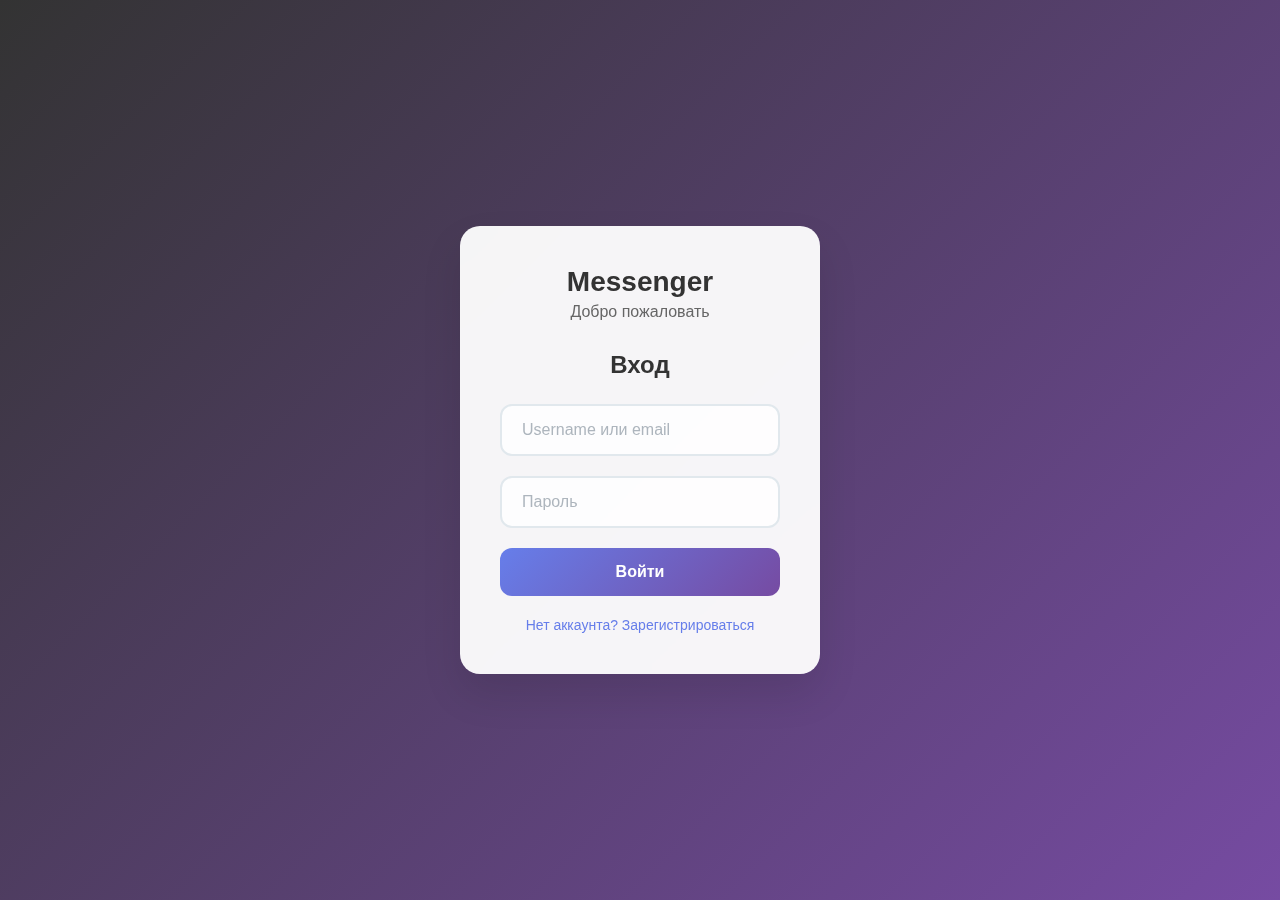
<file: web/index.html>
<!DOCTYPE html>
<html>
<head>
    <meta charset="utf-8">
    <title>Messenger</title>
    <link rel="stylesheet" href="css/main.css">
    <link rel="stylesheet" href="css/chat.css">
    <link rel="stylesheet" href="css/search.css">
    <link rel="stylesheet" href="css/profile.css">
    <link rel="stylesheet" href="css/contacts.css">
    <link rel="stylesheet" href="css/chats-list.css">
    <link rel="stylesheet" href="css/context-menu.css">
    <link rel="stylesheet" href="css/profile-editor.css">
</head>
<body>
    <!-- <script>
        // ИСПРАВЛЕННЫЙ DEBUG КОД
        (function() {
            console.log('%c🔍 DEBUG: Page loaded', 'background: #222; color: #bada55');
            
            // Отслеживаем все submit события
            document.addEventListener('submit', function(e) {
                console.log('%c🚨 SUBMIT EVENT DETECTED!', 'background: red; color: white; font-size: 16px;');
                console.log('Target:', e.target);
                console.log('Form action:', e.target.action);
                console.log('Form method:', e.target.method);
                console.trace();
                
                // Всегда предотвращаем submit кроме auth форм
                if (!e.target.classList.contains('auth-form')) {
                    e.preventDefault();
                    e.stopPropagation();
                    console.log('%c✋ Submit prevented', 'background: orange; color: white;');
                }
            }, true);
            
            // Отслеживание click событий на кнопках
            document.addEventListener('click', function(e) {
                if (e.target.tagName === 'BUTTON') {
                    console.log('%c🖱️ Button clicked:', 'background: blue; color: white;', {
                        element: e.target,
                        type: e.target.type,
                        className: e.target.className,
                        innerText: e.target.innerText,
                        formElement: e.target.form
                    });
                }
            }, true);
            
            // Отслеживание beforeunload и unload
            window.addEventListener('beforeunload', function(e) {
                console.log('%c🔄 BEFOREUNLOAD TRIGGERED!', 'background: red; color: yellow; font-size: 16px;');
                console.trace();
            });
            
            window.addEventListener('unload', function(e) {
                console.log('%c🔄 UNLOAD TRIGGERED!', 'background: darkred; color: white; font-size: 16px;');
            });
            
            // Отслеживаем navigation/history changes
            const originalPushState = history.pushState;
            const originalReplaceState = history.replaceState;
            
            history.pushState = function() {
                console.log('%c📍 history.pushState:', 'background: purple; color: white;', arguments);
                return originalPushState.apply(history, arguments);
            };
            
            history.replaceState = function() {
                console.log('%c📍 history.replaceState:', 'background: purple; color: white;', arguments);
                return originalReplaceState.apply(history, arguments);
            };
            
            // Отслеживаем window.location changes (но БЕЗ переопределения)
            let currentHref = window.location.href;
            setInterval(function() {
                if (window.location.href !== currentHref) {
                    console.log('%c🌍 Location changed:', 'background: red; color: white; font-size: 16px;', {
                        from: currentHref,
                        to: window.location.href
                    });
                    console.trace();
                    currentHref = window.location.href;
                }
            }, 100);

            // БЛОКИРУЕМ ВСЕ WEBSOCKET СОЕДИНЕНИЯ
            // const originalWebSocket = window.WebSocket;
            // window.WebSocket = function(url, protocols) {
            //     console.log('🚫 WebSocket blocked:', url);
            //     return {
            //         addEventListener: () => {},
            //         removeEventListener: () => {},
            //         send: () => {},
            //         close: () => {},
            //         readyState: 3 // CLOSED
            //     };
            // };
        })();
    </script> -->
    <div class="main-container">
        <div class="left-container"></div>
        <div class="right-container"></div>
    </div>

    <!-- Сервисы -->
    <script src="js/storage/mock/mock-data-service.js"></script>

    <script src="js/storage/api/service-interface.js"></script>
    <script src="js/storage/api/local.js"></script>
    <script src="js/storage/api/http.js"></script>
    <script src="js/storage/api/factory.js"></script>

    <script src="js/auth/auth-storage.js"></script>
   <script src="js/auth/auth-guard.js"></script>
    
    <script src="js/storage/user-service.js"></script>
    <script src="js/storage/message-service.js"></script>

    <!-- Менеджеры панелей -->
    <script src="js/app/left-panel-manager.js"></script>
    <script src="js/app/right-panel-manager.js"></script>
    
    <!-- Компоненты левой панели -->
    <script src="js/components/chats-list/chats.js"></script>
    <script src="js/components/chats-list/renderer.js"></script>
    <script src="js/components/chats-list/data-loader.js"></script>
    
    <script src="js/components/profile/profile.js"></script>
    <script src="js/components/profile/renderer.js"></script>
    <script src="js/components/profile/data-loader.js"></script>
    <script src="js/components/profile/contacts.js"></script>
    
    <script src="js/components/search/search.js"></script>
    <script src="js/components/search/renderer.js"></script>
    <script src="js/components/search/data-loader.js"></script>
    
    <script src="js/components/profile-editor/editor.js"></script>
    <script src="js/components/profile-editor/avatar-uploader.js"></script>
    <script src="js/components/profile-editor/save-manager.js"></script>
    <script src="js/components/profile-editor/form-validator.js"></script>

    <!-- Компоненты правой панели -->
    <script src="js/components/chat/chat.js"></script>
    <script src="js/components/chat/data-loader.js"></script>
    
    <!-- После других скриптов, перед app.js -->
    <script src="js/websocket/client.js"></script>
    <!-- Главное приложение -->
    <script src="js/app/eventbus.js"></script>
    <script src="js/app/app.js"></script>

    
    <script>
        document.addEventListener('DOMContentLoaded', () => {
            window.authGuard.requireAuth(() => {
                window.app = new App();
                window.app.init();
            });
        });
    </script>
</body>
</html>
</file>
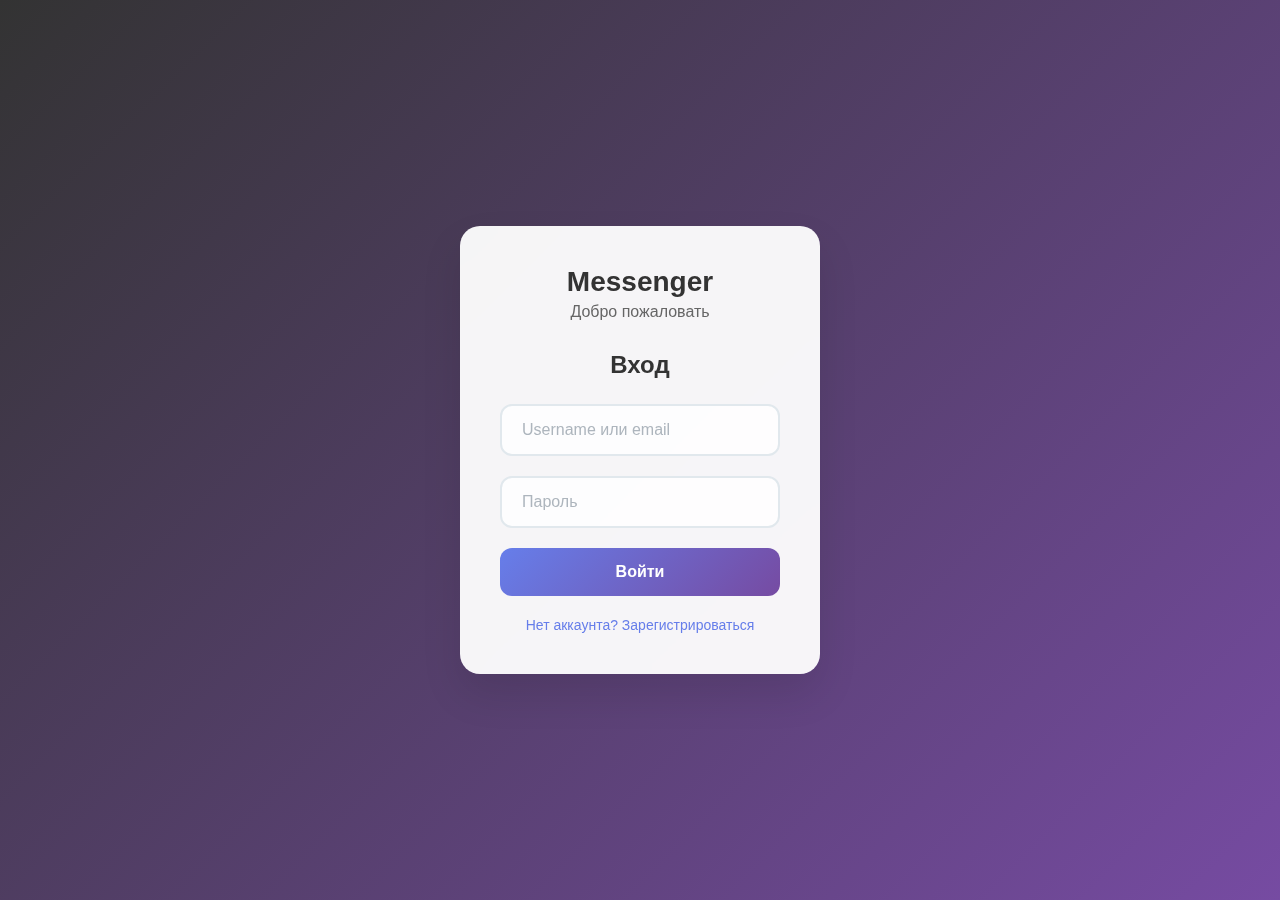
<file: web/auth.html>
<!-- 1. auth.html - страница авторизации -->
<!DOCTYPE html>
<html>
<head>
    <meta charset="utf-8">
    <title>Messenger - Вход</title>
    <link rel="stylesheet" href="css/auth.css">
</head>
<body>
    <div class="auth-container">
        <div class="auth-card">
            <div class="auth-header">
                <h1>Messenger</h1>
                <p>Добро пожаловать</p>
            </div>

            <!-- Форма входа -->
            <form class="auth-form" id="login-form">
                <h2>Вход</h2>
                
                <div class="form-group">
                    <input type="text" id="login-username" placeholder="Username или email" required>
                </div>
                
                <div class="form-group">
                    <input type="password" id="login-password" placeholder="Пароль" required>
                </div>
                
                <button type="submit" class="auth-button">Войти</button>
                
                <div class="auth-links">
                    <a href="#" id="show-register">Нет аккаунта? Зарегистрироваться</a>
                </div>
            </form>

            <!-- Форма регистрации -->
            <form class="auth-form hidden" id="register-form">
                <h2>Регистрация</h2>
                
                <div class="form-group">
                    <input type="text" id="register-name" placeholder="Ваше имя" required>
                </div>
                
                <div class="form-group">
                    <input type="text" id="register-username" placeholder="Username" required>
                </div>
                
                <div class="form-group">
                    <input type="email" id="register-email" placeholder="Email" required>
                </div>
                
                <div class="form-group">
                    <input type="password" id="register-password" placeholder="Пароль" required>
                </div>
                
                <div class="form-group">
                    <input type="password" id="register-confirm" placeholder="Подтвердите пароль" required>
                </div>
                
                <button type="submit" class="auth-button">Зарегистрироваться</button>
                
                <div class="auth-links">
                    <a href="#" id="show-login">Уже есть аккаунт? Войти</a>
                </div>
            </form>

            <!-- Индикатор загрузки -->
            <div class="auth-loading hidden" id="auth-loading">
                <div class="loading-spinner"></div>
                <p>Выполняется вход...</p>
            </div>

            <!-- Сообщение об ошибке -->
            <div class="auth-error hidden" id="auth-error">
                <p>Ошибка авторизации</p>
            </div>
        </div>
    </div>

    <script src="js/auth/auth-manager.js"></script>
    <script src="js/auth/auth-validator.js"></script>
    <script src="js/auth/auth-storage.js"></script>
    
    <script>
        document.addEventListener('DOMContentLoaded', () => {
            window.authManager = new AuthManager();
            window.authManager.init();
        });
    </script>
</body>
</html>
</file>
<file: web/css/main.css>
/* main.css */
* {
    margin: 0;
    padding: 0;
    box-sizing: border-box;
}

body {
    background-color: #181818;
    font-family: -apple-system, BlinkMacSystemFont, 'Segoe UI', Roboto, sans-serif;
    color: #fff;
    overflow: hidden;
}

.main-container {
    display: flex;
    height: 100vh;
    gap: 4px;
    padding: 4px;
}

.left-container {
    width: 350px;
    background-color: #1e1e1e;
    border-radius: 10px;
    display: flex;
    flex-direction: column;
    overflow: hidden;
}

.right-container {
    flex: 1;
    background-color: #1e1e1e;
    border-radius: 10px;
    display: flex;
    flex-direction: column;
    overflow: hidden;
}

/* Пустое состояние */
.empty-state {
    display: flex;
    flex-direction: column;
    align-items: center;
    justify-content: center;
    height: 100%;
    text-align: center;
    color: #888;
}

.empty-state h3 {
    font-size: 24px;
    margin-bottom: 10px;
    color: #ccc;
}

/* Скроллбары */
::-webkit-scrollbar {
    width: 6px;
}

::-webkit-scrollbar-track {
    background: #1a1a1a;
}

::-webkit-scrollbar-thumb {
    background: #444;
    border-radius: 3px;
}

::-webkit-scrollbar-thumb:hover {
    background: #555;
}

/* Общие стили кнопок */
.btn {
    padding: 10px 20px;
    border: none;
    border-radius: 6px;
    font-size: 14px;
    cursor: pointer;
    transition: all 0.2s;
    min-width: 120px;
}

.btn-primary {
    background: #007bff;
    color: white;
}

.btn-primary:hover {
    background: #0056b3;
}

.btn-secondary {
    background: #6c757d;
    color: white;
}

.btn-secondary:hover {
    background: #5a6268;
}

.btn-danger {
    background: #dc3545;
    color: white;
}

.btn-danger:hover {
    background: #c82333;
}

.btn:disabled {
    background: #666;
    cursor: not-allowed;
    opacity: 0.6;
}
</file>
<file: web/css/chat.css>
/* chat.css */
.chat-header {
    display: flex;
    align-items: center;
    padding: 15px 20px;
    border-bottom: 1px solid #333;
    background: #2a2a2a;
}

.chat-user-info {
    display: flex;
    align-items: center;
    flex: 1;
}

.chat-user-avatar {
    width: 40px;
    height: 40px;
    border-radius: 50%;
    margin-right: 12px;
    cursor: pointer;
}

.chat-user-name {
    font-size: 16px;
    font-weight: 600;
    margin-bottom: 2px;
}

.chat-user-status {
    font-size: 14px;
    color: #28a745;
}

.messages-container {
    flex: 1;
    overflow-y: auto;
    padding: 20px;
    background: #1a1a1a;
}

.messages-list {
    display: flex;
    flex-direction: column;
    gap: 15px;
}

.message {
    max-width: 70%;
    padding: 12px 16px;
    border-radius: 18px;
    word-wrap: break-word;
}

.message.incoming {
    align-self: flex-start;
    background: #333;
    border-bottom-left-radius: 4px;
}

.message.outgoing {
    align-self: flex-end;
    background: #007bff;
    border-bottom-right-radius: 4px;
}

.message-content {
    display: flex;
    flex-direction: column;
}

.message-text {
    margin-bottom: 4px;
}

.message-time {
    font-size: 12px;
    opacity: 0.7;
    margin-top: 5px;
    align-self: flex-end;
}

.chat-input-container {
    display: flex;
    align-items: center;
    padding: 15px 20px;
    border-top: 1px solid #333;
    background: #2a2a2a;
    gap: 10px;
}

.message-input {
    flex: 1;
    background: #1a1a1a;
    border: 1px solid #444;
    border-radius: 25px;
    padding: 12px 16px;
    color: #fff;
    font-size: 14px;
    outline: none;
    resize: none;
    min-height: 40px;
    max-height: 120px;
}

.message-input:focus {
    border-color: #007bff;
}

.send-button {
    background: #007bff;
    color: white;
    border: none;
    border-radius: 50%;
    width: 40px;
    height: 40px;
    cursor: pointer;
    font-size: 16px;
    transition: background 0.2s;
    display: flex;
    align-items: center;
    justify-content: center;
}

.send-button:hover {
    background: #0056b3;
}

.send-button:disabled {
    background: #555;
    cursor: not-allowed;
}
</file>
<file: web/css/search.css>
/* Обновленные стили для search.css */

/* Анимации */
@keyframes slideInUp {
    to {
        opacity: 1;
        transform: translateY(0);
    }
}

@keyframes spin {
    to {
        transform: rotate(360deg);
    }
}

/* Загрузка */
.search-loading {
    display: flex;
    flex-direction: column;
    align-items: center;
    justify-content: center;
    padding: 40px 20px;
    color: #888;
}

.loading-spinner {
    width: 32px;
    height: 32px;
    border: 3px solid #333;
    border-top: 3px solid #007bff;
    border-radius: 50%;
    animation: spin 1s linear infinite;
    margin-bottom: 16px;
}

/* Пустое состояние */
.search-empty {
    text-align: center;
    padding: 40px 20px;
    color: #888;
}

.search-empty .empty-icon {
    font-size: 48px;
    margin-bottom: 16px;
}

.search-empty h3 {
    color: #ccc;
    margin-bottom: 8px;
}

.search-tips,
.search-suggestions {
    margin-top: 24px;
    text-align: left;
    max-width: 300px;
    margin-left: auto;
    margin-right: auto;
}

.search-tips h4,
.search-suggestions h4 {
    color: #007bff;
    font-size: 14px;
    margin-bottom: 8px;
}

.search-tips ul,
.search-suggestions ul {
    list-style: none;
    padding: 0;
}

.search-tips li,
.search-suggestions li {
    padding: 4px 0;
    font-size: 14px;
    color: #aaa;
}

.search-tips li::before,
.search-suggestions li::before {
    content: "•";
    color: #007bff;
    margin-right: 8px;
}

/* Нет результатов */
.search-no-results {
    text-align: center;
    padding: 40px 20px;
    color: #888;
}

.search-no-results .empty-icon {
    font-size: 48px;
    margin-bottom: 16px;
}

.search-no-results h3 {
    color: #ccc;
    margin-bottom: 8px;
}

.search-no-results strong {
    color: #007bff;
}

/* Результаты поиска */
.search-results-header h3 {
    font-size: 16px;
    color: #007bff;
    margin: 0 0 4px 0;
}

.search-results-header p {
    font-size: 14px;
    color: #888;
    margin: 0;
}

/* Улучшенные элементы результатов */
.search-result-item {
    display: flex;
    align-items: center;
    padding: 12px;
    border-radius: 12px;
    cursor: pointer;
    margin-bottom: 8px;
    transition: all 0.2s ease;
    border: 1px solid transparent;
}

.search-result-item:hover {
    background-color: #333;
    border-color: #007bff;
    transform: translateX(4px);
}

.search-result-item:active {
    transform: translateX(2px);
    background-color: #444;
}

/* Статус пользователя */
.user-actions {
    display: flex;
    align-items: center;
}

.user-status {
    font-size: 12px;
    padding: 4px 8px;
    border-radius: 12px;
    font-weight: 500;
}

.user-status.online {
    background: rgba(40, 167, 69, 0.2);
    color: #28a745;
}

.user-status.offline {
    background: rgba(136, 136, 136, 0.2);
    color: #888;
}

/* Подсветка поиска */
mark {
    background: rgba(0, 123, 255, 0.3);
    color: #fff;
    padding: 0 2px;
    border-radius: 2px;
}

/* Улучшенная биография */
.user-bio {
    color: #aaa;
    font-size: 12px;
    line-height: 1.3;
    margin-top: 2px;
    white-space: nowrap;
    overflow: hidden;
    text-overflow: ellipsis;
}

/* Онлайн индикатор */
.online-indicator {
    position: absolute;
    bottom: 2px;
    right: 2px;
    width: 12px;
    height: 12px;
    background: #28a745;
    border: 2px solid #1e1e1e;
    border-radius: 50%;
    box-shadow: 0 0 0 1px #1e1e1e;
}

/* Улучшенный header поиска */
.search-header {
    padding: 15px 20px;
    border-bottom: 1px solid #333;
    background: #1e1e1e;
}

.search-input {
    width: 100%;
    background: #1a1a1a;
    border: 1px solid #444;
    border-radius: 25px;
    padding: 12px 16px;
    color: #fff;
    font-size: 14px;
    outline: none;
    transition: border-color 0.2s, box-shadow 0.2s;
}

.search-input:focus {
    border-color: #007bff;
    box-shadow: 0 0 0 3px rgba(0, 123, 255, 0.1);
}

.search-input::placeholder {
    color: #666;
}

/* Кнопка назад */
.back-button {
    background: none;
    border: none;
    color: #007bff;
    font-size: 18px;
    cursor: pointer;
    padding: 8px;
    border-radius: 50%;
    transition: background 0.2s;
    margin-right: 12px;
}

.back-button:hover {
    background: rgba(0, 123, 255, 0.1);
}
</file>
<file: web/css/profile.css>
/* Profile Page - Telegram Style */
.profile-container {
    background: #181818;
    color: #fff;
    font-family: -apple-system, BlinkMacSystemFont, 'Segoe UI', Roboto, sans-serif;
    height: 100vh;
    overflow-y: auto;
}

/* Header */
.profile-header {
    display: flex;
    align-items: center;
    justify-content: space-between;
    padding: 12px 16px;
    border-bottom: 1px solid #2a2a2a;
    background: #1e1e1e;
    position: sticky;
    top: 0;
    z-index: 100;
}

.back-button {
    background: none;
    border: none;
    color: #60a5fa;
    font-size: 18px;
    cursor: pointer;
    padding: 8px;
    border-radius: 50%;
    transition: background 0.2s;
    display: flex;
    align-items: center;
    gap: 8px;
}

.back-button:hover {
    background: rgba(96, 165, 250, 0.1);
}

.profile-title {
    font-size: 18px;
    font-weight: 500;
    margin: 0;
    color: #fff;
    flex: 1;
    text-align: center;
    margin-right: 40px;
}

.header-actions {
    display: flex;
    gap: 8px;
}

.edit-profile-button {
    background: none;
    border: none;
    color: #60a5fa;
    font-size: 18px;
    cursor: pointer;
    padding: 8px;
    border-radius: 50%;
    transition: background 0.2s;
}

.edit-profile-button:hover {
    background: rgba(96, 165, 250, 0.1);
}

/* Profile Main Section */
.profile-main {
    padding: 32px 20px;
    background: #1e1e1e;
    border-bottom: 8px solid #181818;
    text-align: center;
}

/* width: 120px;
height: 120px;
border-radius: 50%;
object-fit: cover;
border: 3px solid #2a2a2a;
transition: opacity 0.2s; */


.profile-avatar {
    width: 120px;
    height: 120px;
    border-radius: 50%;
    margin: 0 auto 16px;
    object-fit: cover;
    display: block;
    border: 3px solid #2a2a2a;
}

.profile-name {
    font-size: 24px;
    font-weight: 600;
    margin: 0 0 4px 0;
    color: #fff;
}

.username {
    font-size: 14px;
    color: #8b949e;
    margin: 0 0 8px 0;
}

.status {
    font-size: 14px;
    color: #22c55e;
    margin: 0;
}

/* Скрытые элементы не должны занимать место */
.profile-actions[style*="display: none"] {
    display: none !important;
    border-bottom: none;
}

/* Biography Section */
.biography-section {
    background: #1e1e1e;
    border-bottom: 8px solid #181818;
}

.bio-header {
    padding: 16px 20px 0;
    font-size: 14px;
    color: #60a5fa;
    font-weight: 500;
}

.profile-biography {
    padding: 8px 20px 16px;
    color: #e6edf3;
    line-height: 1.4;
    font-size: 14px;
    white-space: pre-wrap;
}

/* Contact Info Section */
.contact-info-section {
    background: #1e1e1e;
    border-bottom: 8px solid #181818;
}

.contact-info-item {
    padding: 12px 20px;
    border-bottom: 1px solid #2a2a2a;
    display: flex;
    align-items: center;
    gap: 12px;
}

.contact-info-item:last-child {
    border-bottom: none;
}

.contact-info-icon {
    width: 24px;
    height: 24px;
    display: flex;
    align-items: center;
    justify-content: center;
    background: #60a5fa;
    border-radius: 50%;
    font-size: 12px;
}

.contact-info-text {
    color: #e6edf3;
    font-size: 14px;
}

/* Actions Section */
.profile-actions {
    background: #1e1e1e;
    border-bottom: 8px solid #181818;
    padding: 16px 20px;
}

.contact-action-button,
.message-user-button {
    width: 100%;
    padding: 12px;
    border: none;
    border-radius: 8px;
    font-size: 14px;
    font-weight: 500;
    cursor: pointer;
    transition: all 0.2s;
    margin-bottom: 8px;
}

.message-user-button {
    background: #60a5fa;
    color: #fff;
}

.message-user-button:hover {
    background: #3b82f6;
}

.contact-action-button.add-contact {
    background: transparent;
    color: #60a5fa;
    border: 1px solid #60a5fa;
}

.contact-action-button.add-contact:hover {
    background: rgba(96, 165, 250, 0.1);
}

.contact-action-button.remove-contact {
    background: transparent;
    color: #f87171;
    border: 1px solid #f87171;
}

.contact-action-button.remove-contact:hover {
    background: rgba(248, 113, 113, 0.1);
}

.contact-action-button:disabled {
    background: #374151;
    color: #6b7280;
    border-color: #374151;
    cursor: not-allowed;
}

/* Contacts Section */
.contacts-list-section {
    background: #1e1e1e;
    padding: 0;
    margin: 0;
}

.contacts-list-header {
    display: flex;
    justify-content: space-between;
    align-items: center;
    padding: 16px 20px 8px;
    border-bottom: 1px solid #2a2a2a;
}

.contacts-list-header h3 {
    font-size: 14px;
    color: #60a5fa;
    font-weight: 500;
    margin: 0;
}

.contacts-count {
    background: #374151;
    color: #9ca3af;
    padding: 2px 8px;
    border-radius: 12px;
    font-size: 12px;
    font-weight: 500;
}

.contacts-list {
    padding: 0;
}

.contact-item {
    display: flex;
    align-items: center;
    padding: 12px 20px;
    cursor: pointer;
    transition: background 0.2s;
    border-bottom: 1px solid #2a2a2a;
}

.contact-item:hover {
    background: #252525;
}

.contact-item:last-child {
    border-bottom: none;
}

.contact-avatar {
    position: relative;
    margin-right: 12px;
}

.contact-avatar img {
    width: 40px;
    height: 40px;
    border-radius: 50%;
    border: 1px solid #2a2a2a;
}

.online-indicator {
    position: absolute;
    bottom: 0;
    right: 0;
    width: 12px;
    height: 12px;
    background: #22c55e;
    border: 2px solid #1e1e1e;
    border-radius: 50%;
}

.contact-info {
    flex: 1;
    min-width: 0;
}

.contact-name {
    font-size: 14px;
    font-weight: 500;
    color: #e6edf3;
    margin: 0 0 2px 0;
}

.contact-username {
    font-size: 12px;
    color: #8b949e;
    margin: 0;
}

.contact-actions {
    display: flex;
    gap: 8px;
}

.message-contact-btn {
    background: none;
    border: none;
    color: #60a5fa;
    font-size: 16px;
    cursor: pointer;
    padding: 4px;
    border-radius: 4px;
    transition: background 0.2s;
}

.message-contact-btn:hover {
    background: rgba(96, 165, 250, 0.1);
}

.no-contacts {
    text-align: center;
    color: #6b7280;
    padding: 32px 20px;
    font-size: 14px;
    font-style: italic;
}

/* Mobile optimizations */
@media (max-width: 480px) {
    .profile-header {
        padding: 8px 12px;
    }
    
    .profile-main {
        padding: 24px 16px;
    }
    
    .profile-avatar {
        width: 100px;
        height: 100px;
    }
    
    .profile-name {
        font-size: 20px;
    }
    
    .contact-item {
        padding: 10px 16px;
    }
    
    .bio-header,
    .contact-info-item {
        padding-left: 16px;
        padding-right: 16px;
    }
    
    .profile-biography {
        padding-left: 16px;
        padding-right: 16px;
    }
}

/* Dark theme scrollbar */
::-webkit-scrollbar {
    width: 6px;
}

::-webkit-scrollbar-track {
    background: #1e1e1e;
}

::-webkit-scrollbar-thumb {
    background: #374151;
    border-radius: 3px;
}

::-webkit-scrollbar-thumb:hover {
    background: #4b5563;
}

/* Кнопка выхода в профиле */
.logout-button {
    background: none;
    border: none;
    color: #f87171;
    font-size: 18px;
    cursor: pointer;
    padding: 8px;
    border-radius: 50%;
    transition: background 0.2s;
    margin-left: 8px;
}

.logout-button:hover {
    background: rgba(248, 113, 113, 0.1);
}

.logout-button:active {
    background: rgba(248, 113, 113, 0.2);
}

/* Кнопка редактирования профиля */
.edit-profile-button {
    background: none;
    border: none;
    color: #60a5fa;
    font-size: 18px;
    cursor: pointer;
    padding: 8px;
    border-radius: 50%;
    transition: background 0.2s;
}

.edit-profile-button:hover {
    background: rgba(96, 165, 250, 0.1);
}
</file>
<file: web/css/contacts.css>
/* contacts.css */
.contacts-list-section {
    padding: 0 20px 20px;
    border-top: 1px solid #333;
    margin-top: 20px;
}

.contacts-list-header {
    display: flex;
    justify-content: space-between;
    align-items: center;
    margin-bottom: 15px;
}

.contacts-list-header h3 {
    font-size: 16px;
    color: #007bff;
}

.contacts-count {
    background: #333;
    color: #fff;
    padding: 2px 8px;
    border-radius: 12px;
    font-size: 12px;
}

.contact-item {
    display: flex;
    align-items: center;
    padding: 8px;
    border-radius: 8px;
    cursor: pointer;
    transition: background 0.2s;
    margin-bottom: 5px;
}

.contact-item:hover {
    background: #333;
}

.contact-avatar {
    position: relative;
    margin-right: 12px;
}

.contact-avatar img {
    width: 40px;
    height: 40px;
    border-radius: 50%;
    object-fit: cover;
}

.online-indicator {
    position: absolute;
    bottom: 2px;
    right: 2px;
    width: 12px;
    height: 12px;
    background: #28a745;
    border: 2px solid #1e1e1e;
    border-radius: 50%;
}

.contact-info {
    flex: 1;
}

.contact-name {
    font-weight: 500;
    margin-bottom: 2px;
}

.contact-username {
    font-size: 12px;
    color: #888;
}

.contact-actions {
    display: flex;
    gap: 5px;
}

.message-contact-btn {
    background: none;
    border: none;
    font-size: 16px;
    cursor: pointer;
    padding: 4px;
    border-radius: 4px;
    transition: background 0.2s;
}

.message-contact-btn:hover {
    background: #444;
}

.no-contacts {
    text-align: center;
    color: #888;
    padding: 20px;
    font-style: italic;
}
</file>
<file: web/css/chats-list.css>
/* /* Исправленные стили для списка чатов - сохраняем оригинальную структуру */

/* Сохраняем оригинальную структуру контейнеров */
.left-container {
    width: 350px;
    background-color: #1e1e1e;
    border-radius: 10px;
    display: flex;
    flex-direction: column;
    overflow: hidden;
}

/* Header */
.chats-header {
    padding: 15px;
    border-bottom: 1px solid #333;
    display: flex;
    align-items: center;
    gap: 15px;
}

.chats-profile-avatar {
    width: 50px;
    height: 50px;
    border-radius: 50%;
    object-fit: cover;
    cursor: pointer;
    transition: opacity 0.2s;
}

.chats-profile-avatar:hover {
    opacity: 0.8;
}

.search-container {
    flex: 1;
}

.search-input {
    width: 100%;
    background: #1a1a1a;
    border: 1px solid #444;
    border-radius: 25px;
    padding: 12px 16px;
    color: #fff;
    font-size: 14px;
    outline: none;
}

.search-input:focus {
    border-color: #007bff;
}

/* Chats List */
.chats-list {
    flex: 1;
    overflow-y: auto;
    padding: 10px;
}

.chats-list ul {
    list-style: none;
    padding: 0;
    margin: 0;
}

.chat-item {
    display: flex;
    align-items: center;
    padding: 12px;
    border-radius: 12px;
    cursor: pointer;
    margin-bottom: 8px;
    transition: background-color 0.2s;
    position: relative;
}

.chat-item:hover {
    background-color: #333;
}

/* Выделение активного чата */
.chat-item.active {
    background-color: #333;
}

.chat-item.active .chat-name,
.chat-item.active .last-message,
.chat-item.active .chat-time {
    color: #fff;
}

/* Chat Avatar */
.chat-avatar {
    position: relative;
    margin-right: 12px;
}

.chat-avatar img {
    width: 50px;
    height: 50px;
    border-radius: 50%;
    object-fit: cover;
}

/* Online indicator */
.online-indicator {
    position: absolute;
    bottom: 2px;
    right: 2px;
    width: 12px;
    height: 12px;
    background: #28a745;
    border: 2px solid #1e1e1e;
    border-radius: 50%;
}

/* Chat Info */
.chat-info {
    flex: 1;
    min-width: 0;
}

.chat-header {
    display: flex;
    justify-content: space-between;
    align-items: center;
    margin-bottom: 4px;
}

.chat-name {
    font-weight: 600;
    color: #fff;
}

.chat-time {
    font-size: 12px;
    color: #888;
}

.chat-footer {
    display: flex;
    justify-content: space-between;
    align-items: center;
}

.last-message {
    color: #888;
    font-size: 14px;
    white-space: nowrap;
    overflow: hidden;
    text-overflow: ellipsis;
    flex: 1;
}

.chat-badges {
    display: flex;
    align-items: center;
    gap: 5px;
}

.unread-count {
    background: #007bff;
    color: white;
    border-radius: 12px;
    padding: 2px 8px;
    font-size: 12px;
    min-width: 20px;
    text-align: center;
}

.pinned-icon, .muted-icon {
    font-size: 12px;
    opacity: 0.6;
}

/* Context Menu - исправляем */
.chat-context-menu {
    position: absolute;
    background: #2a2a2a;
    border: 1px solid #444;
    border-radius: 8px;
    box-shadow: 0 4px 12px rgba(0, 0, 0, 0.3);
    z-index: 1000;
    min-width: 180px;
    padding: 4px 0;
}

.context-menu-item {
    padding: 8px 16px;
    cursor: pointer;
    font-size: 14px;
    color: #fff;
    transition: background-color 0.2s;
}

.context-menu-item:hover {
    background-color: #3a3a3a;
}

.context-menu-item.danger {
    color: #dc3545;
}

.context-menu-item.danger:hover {
    background-color: #dc3545;
    color: #fff;
}

.context-menu-separator {
    height: 1px;
    background-color: #444;
    margin: 4px 0;
}

/* Scrollbar */
.chats-list::-webkit-scrollbar {
    width: 6px;
}

.chats-list::-webkit-scrollbar-track {
    background: #1a1a1a;
}

.chats-list::-webkit-scrollbar-thumb {
    background: #444;
    border-radius: 3px;
}

.chats-list::-webkit-scrollbar-thumb:hover {
    background: #555;
}
</file>
<file: web/css/context-menu.css>
/* context-menu.css */
.chat-context-menu {
    position: absolute;
    background: #2a2a2a;
    border: 1px solid #444;
    border-radius: 8px;
    box-shadow: 0 4px 12px rgba(0, 0, 0, 0.3);
    z-index: 1000;
    min-width: 180px;
    padding: 4px 0;
}

.context-menu-item {
    padding: 8px 16px;
    cursor: pointer;
    font-size: 14px;
    color: #fff;
    transition: background-color 0.2s;
}

.context-menu-item:hover {
    background-color: #3a3a3a;
}

.context-menu-item.danger {
    color: #dc3545;
}

.context-menu-item.danger:hover {
    background-color: #dc3545;
    color: #fff;
}

.context-menu-separator {
    height: 1px;
    background-color: #444;
    margin: 4px 0;
}

/* предотвращаем выделение текста */
.chat-context-menu {
    user-select: none;
    -webkit-user-select: none;
}
</file>
<file: web/css/profile-editor.css>
/* Profile Editor - Telegram Style */
.profile-edit-container {
    background: #181818;
    color: #fff;
    font-family: -apple-system, BlinkMacSystemFont, 'Segoe UI', Roboto, sans-serif;
    height: 100vh;
    overflow-y: auto;
}

.profile-edit-header {
    display: flex;
    align-items: center;
    justify-content: space-between;
    padding: 12px 16px;
    border-bottom: 1px solid #2a2a2a;
    background: #1e1e1e;
    position: sticky;
    top: 0;
    z-index: 100;
}

.back-button {
    background: none;
    border: none;
    color: #60a5fa;
    font-size: 18px;
    cursor: pointer;
    padding: 8px;
    border-radius: 50%;
    transition: background 0.2s;
    display: flex;
    align-items: center;
    gap: 8px;
}

.back-button:hover {
    background: rgba(96, 165, 250, 0.1);
}

.profile-edit-header h2 {
    font-size: 18px;
    font-weight: 500;
    margin: 0;
    color: #fff;
    flex: 1;
    text-align: center;
    margin-right: 40px; /* Компенсируем ширину кнопки сохранить */
}

.save-button {
    background: #60a5fa;
    color: #fff;
    border: none;
    border-radius: 20px;
    padding: 8px 16px;
    font-size: 14px;
    font-weight: 500;
    cursor: pointer;
    transition: all 0.2s;
    min-width: 80px;
}

.save-button:hover:not(:disabled) {
    background: #3b82f6;
}

.save-button:disabled {
    background: #374151;
    color: #6b7280;
    cursor: not-allowed;
}

.profile-edit-form {
    padding: 0;
}

/* Avatar Section */
.avatar-section {
    display: flex;
    flex-direction: column;
    align-items: center;
    padding: 32px 20px;
    background: #1e1e1e;
    border-bottom: 1px solid #2a2a2a;
}

.avatar-upload {
    position: relative;
    margin-bottom: 16px;
}

.avatar-preview {
    width: 120px;
    height: 120px;
    border-radius: 50%;
    object-fit: cover;
    border: 3px solid #2a2a2a;
    transition: opacity 0.2s;
}

.avatar-upload:hover .avatar-preview {
    opacity: 0.8;
}

.upload-button {
    position: absolute;
    bottom: 0;
    right: 0;
    width: 36px;
    height: 36px;
    background: #60a5fa;
    border: 3px solid #1e1e1e;
    border-radius: 50%;
    color: white;
    font-size: 18px;
    cursor: pointer;
    display: flex;
    align-items: center;
    justify-content: center;
    transition: background 0.2s;
}

.upload-button:hover {
    background: #3b82f6;
}

.upload-button::before {
    content: "📷";
    font-size: 16px;
}

#edit-avatar {
    display: none;
}

/* Form Groups */
.form-group {
    background: #1e1e1e;
    border-bottom: 1px solid #2a2a2a;
    transition: background 0.2s;
}

.form-group:hover {
    background: #252525;
}

.form-group:focus-within {
    background: #252525;
}

.form-group label {
    display: block;
    color: #60a5fa;
    font-size: 14px;
    font-weight: 500;
    padding: 16px 20px 8px;
    margin: 0;
}

.form-group input,
.form-group textarea {
    width: 100%;
    background: transparent;
    border: none;
    color: #fff;
    font-size: 16px;
    padding: 0 20px 16px;
    outline: none;
    resize: none;
    font-family: inherit;
}

.form-group input::placeholder,
.form-group textarea::placeholder {
    color: #6b7280;
}

.form-group textarea {
    min-height: 60px;
    line-height: 1.4;
}

/* Character Counter */
.char-counter {
    position: absolute;
    right: 20px;
    bottom: 16px;
    font-size: 12px;
    color: #6b7280;
}

.form-group {
    position: relative;
}

.form-group.over-limit .char-counter {
    color: #ef4444;
}

.form-group.over-limit input,
.form-group.over-limit textarea {
    color: #ef4444;
}

/* Special styling for specific fields */
.form-group.username-group input {
    font-family: 'Monaco', 'Menlo', monospace;
    letter-spacing: 0.5px;
}

/* Focus states */
.form-group input:focus,
.form-group textarea:focus {
    color: #fff;
}

/* Validation states */
.form-group.error {
    background: rgba(239, 68, 68, 0.1);
}

.form-group.error label {
    color: #ef4444;
}

.form-group.success {
    background: rgba(34, 197, 94, 0.1);
}

.form-group.success label {
    color: #22c55e;
}

/* Loading state */
.save-button.loading {
    position: relative;
    color: transparent;
}

.save-button.loading::after {
    content: "";
    position: absolute;
    width: 16px;
    height: 16px;
    top: 50%;
    left: 50%;
    margin: -8px 0 0 -8px;
    border: 2px solid #fff;
    border-radius: 50%;
    border-top-color: transparent;
    animation: spin 1s linear infinite;
}

@keyframes spin {
    to {
        transform: rotate(360deg);
    }
}

/* Mobile optimizations */
@media (max-width: 480px) {
    .profile-edit-header {
        padding: 8px 12px;
    }
    
    .avatar-section {
        padding: 24px 16px;
    }
    
    .avatar-preview {
        width: 100px;
        height: 100px;
    }
    
    .form-group label {
        padding: 12px 16px 6px;
        font-size: 13px;
    }
    
    .form-group input,
    .form-group textarea {
        padding: 0 16px 12px;
        font-size: 15px;
    }
}

/* Dark theme enhancements */
::-webkit-scrollbar {
    width: 6px;
}

::-webkit-scrollbar-track {
    background: #1e1e1e;
}

::-webkit-scrollbar-thumb {
    background: #374151;
    border-radius: 3px;
}

::-webkit-scrollbar-thumb:hover {
    background: #4b5563;
}

/* Animation for form changes */
.form-group.changed {
    animation: highlight 0.3s ease-out;
}

@keyframes highlight {
    0% { background: rgba(96, 165, 250, 0.2); }
    100% { background: #252525; }
}

/* Status indicators */
.field-status {
    position: absolute;
    right: 20px;
    top: 50%;
    transform: translateY(-50%);
    font-size: 16px;
}

.field-status.checking::after {
    content: "⏳";
}

.field-status.valid::after {
    content: "✅";
}

.field-status.invalid::after {
    content: "❌";
}
</file>
<file: web/css/auth.css>
/* css/auth.css */
* {
    margin: 0;
    padding: 0;
    box-sizing: border-box;
}

body {
    /* background: linear-gradient(135deg, #667eea 0%, #764ba2 100%); */
    background: linear-gradient(135deg, #333 0%, #764ba2 100%);

    /* background: #333; */
    font-family: -apple-system, BlinkMacSystemFont, 'Segoe UI', Roboto, sans-serif;
    min-height: 100vh;
    display: flex;
    align-items: center;
    justify-content: center;
}

.auth-container {
    width: 100%;
    max-width: 400px;
    padding: 20px;
}

.auth-card {
    background: rgba(255, 255, 255, 0.95);
    backdrop-filter: blur(10px);
    border-radius: 20px;
    padding: 40px;
    box-shadow: 0 20px 40px rgba(0, 0, 0, 0.1);
    animation: slideUp 0.5s ease-out;
}

@keyframes slideUp {
    from {
        opacity: 0;
        transform: translateY(30px);
    }
    to {
        opacity: 1;
        transform: translateY(0);
    }
}

.auth-header {
    text-align: center;
    margin-bottom: 30px;
}

.auth-header h1 {
    font-size: 28px;
    color: #333;
    margin-bottom: 5px;
    font-weight: 700;
}

.auth-header p {
    color: #666;
    font-size: 16px;
}

.auth-form {
    transition: all 0.3s ease;
}

.auth-form.hidden {
    display: none;
}

.auth-form h2 {
    text-align: center;
    margin-bottom: 25px;
    color: #333;
    font-size: 24px;
    font-weight: 600;
}

.form-group {
    margin-bottom: 20px;
}

.form-group input {
    width: 100%;
    padding: 15px 20px;
    border: 2px solid #e1e8ed;
    border-radius: 12px;
    font-size: 16px;
    transition: all 0.2s ease;
    background: rgba(255, 255, 255, 0.8);
}

.form-group input:focus {
    outline: none;
    border-color: #667eea;
    box-shadow: 0 0 0 3px rgba(102, 126, 234, 0.1);
    transform: translateY(-2px);
}

.form-group input::placeholder {
    color: #adb5bd;
}

.auth-button {
    width: 100%;
    padding: 15px;
    background: linear-gradient(135deg, #667eea 0%, #764ba2 100%);
    color: white;
    border: none;
    border-radius: 12px;
    font-size: 16px;
    font-weight: 600;
    cursor: pointer;
    transition: all 0.2s ease;
    margin-bottom: 20px;
}

.auth-button:hover {
    transform: translateY(-2px);
    box-shadow: 0 10px 25px rgba(102, 126, 234, 0.3);
}

.auth-button:active {
    transform: translateY(0);
}

.auth-button:disabled {
    opacity: 0.6;
    cursor: not-allowed;
    transform: none;
}

.auth-links {
    text-align: center;
}

.auth-links a {
    color: #667eea;
    text-decoration: none;
    font-size: 14px;
    transition: color 0.2s ease;
}

.auth-links a:hover {
    color: #764ba2;
    text-decoration: underline;
}

.auth-loading {
    text-align: center;
    padding: 40px 20px;
}

.auth-loading.hidden {
    display: none;
}

.loading-spinner {
    width: 40px;
    height: 40px;
    border: 4px solid #e1e8ed;
    border-top: 4px solid #667eea;
    border-radius: 50%;
    animation: spin 1s linear infinite;
    margin: 0 auto 20px;
}

@keyframes spin {
    0% { transform: rotate(0deg); }
    100% { transform: rotate(360deg); }
}

.auth-loading p {
    color: #666;
    font-size: 16px;
}

.auth-error {
    background: #fee;
    border: 1px solid #fcc;
    color: #c33;
    padding: 15px;
    border-radius: 8px;
    text-align: center;
    margin-top: 20px;
}

.auth-error.hidden {
    display: none;
}

.form-group.error input {
    border-color: #e74c3c;
    background: rgba(231, 76, 60, 0.05);
}

.form-group.success input {
    border-color: #27ae60;
    background: rgba(39, 174, 96, 0.05);
}

.error-message {
    color: #e74c3c;
    font-size: 12px;
    margin-top: 5px;
}

@media (max-width: 480px) {
    .auth-container {
        padding: 10px;
    }
    
    .auth-card {
        padding: 30px 25px;
    }
    
    .auth-header h1 {
        font-size: 24px;
    }
    
    .form-group input {
        padding: 12px 16px;
        font-size: 16px;
    }
}
</file>
